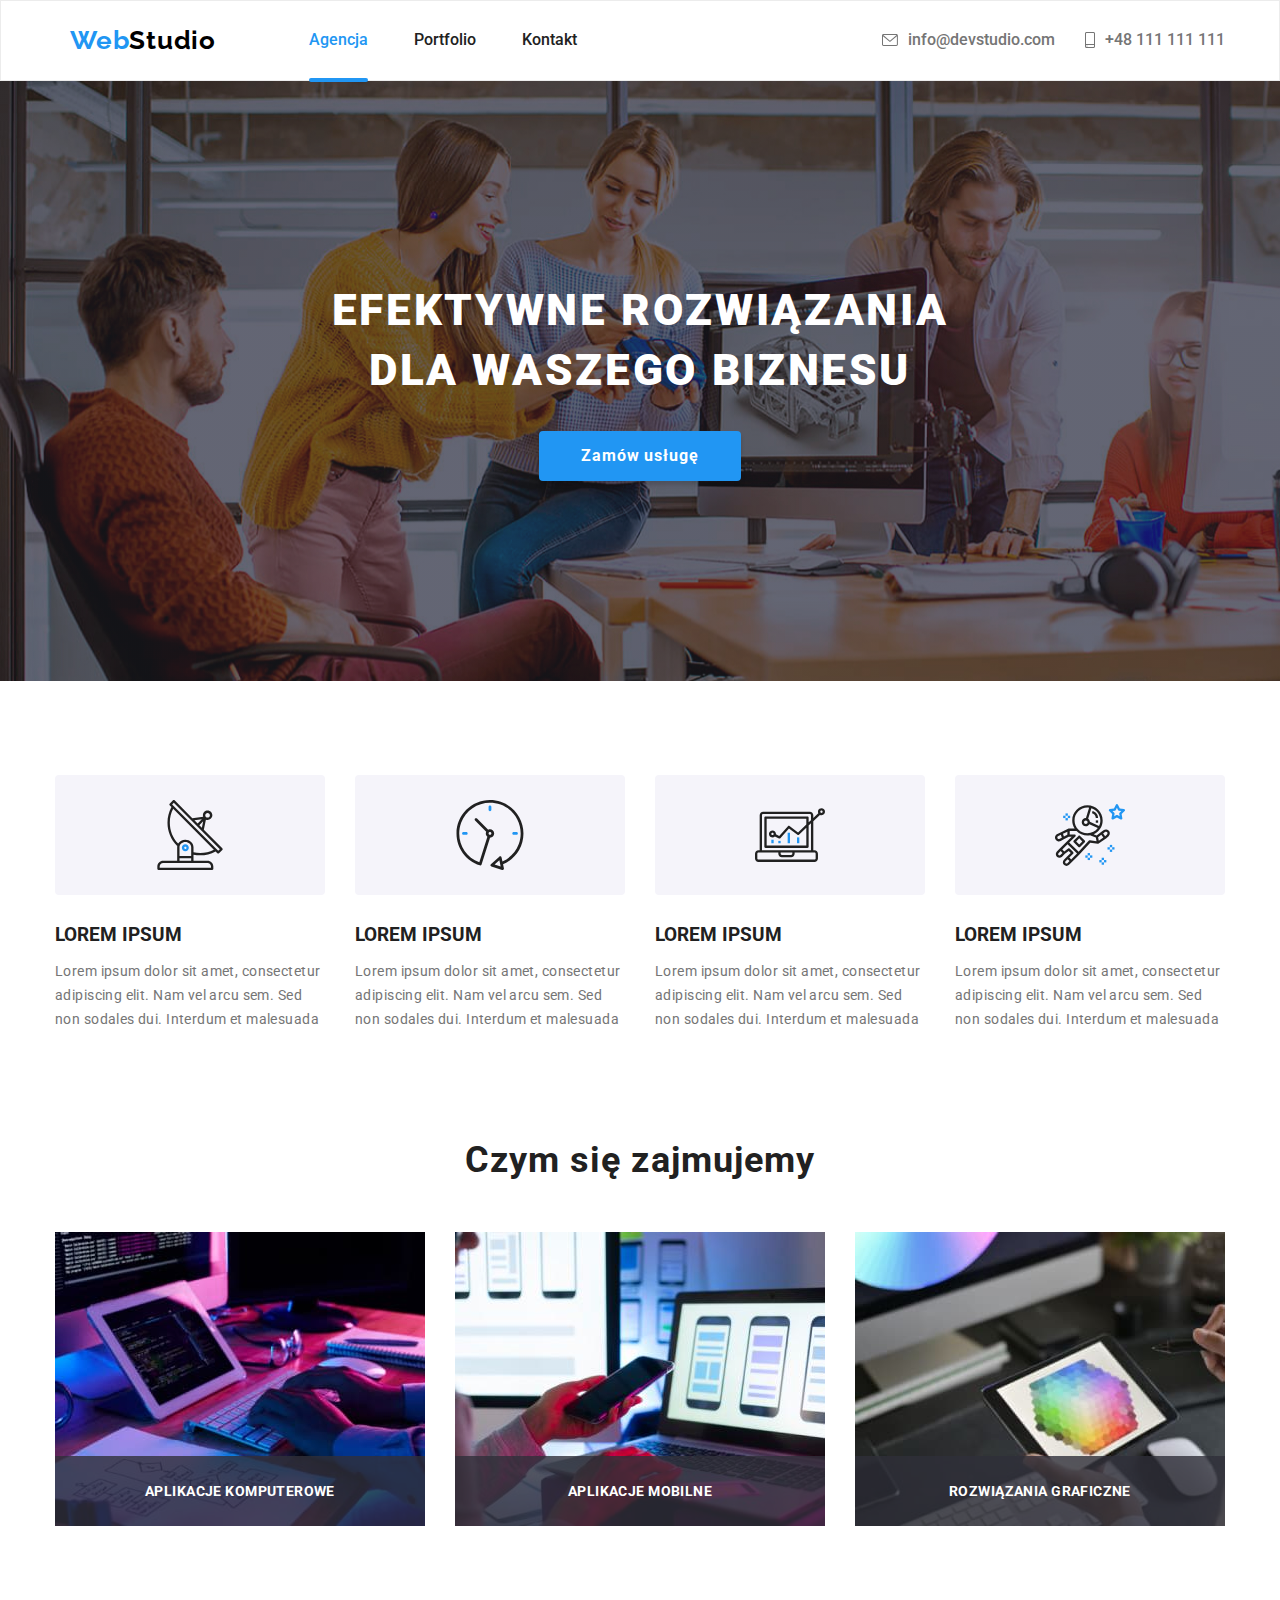
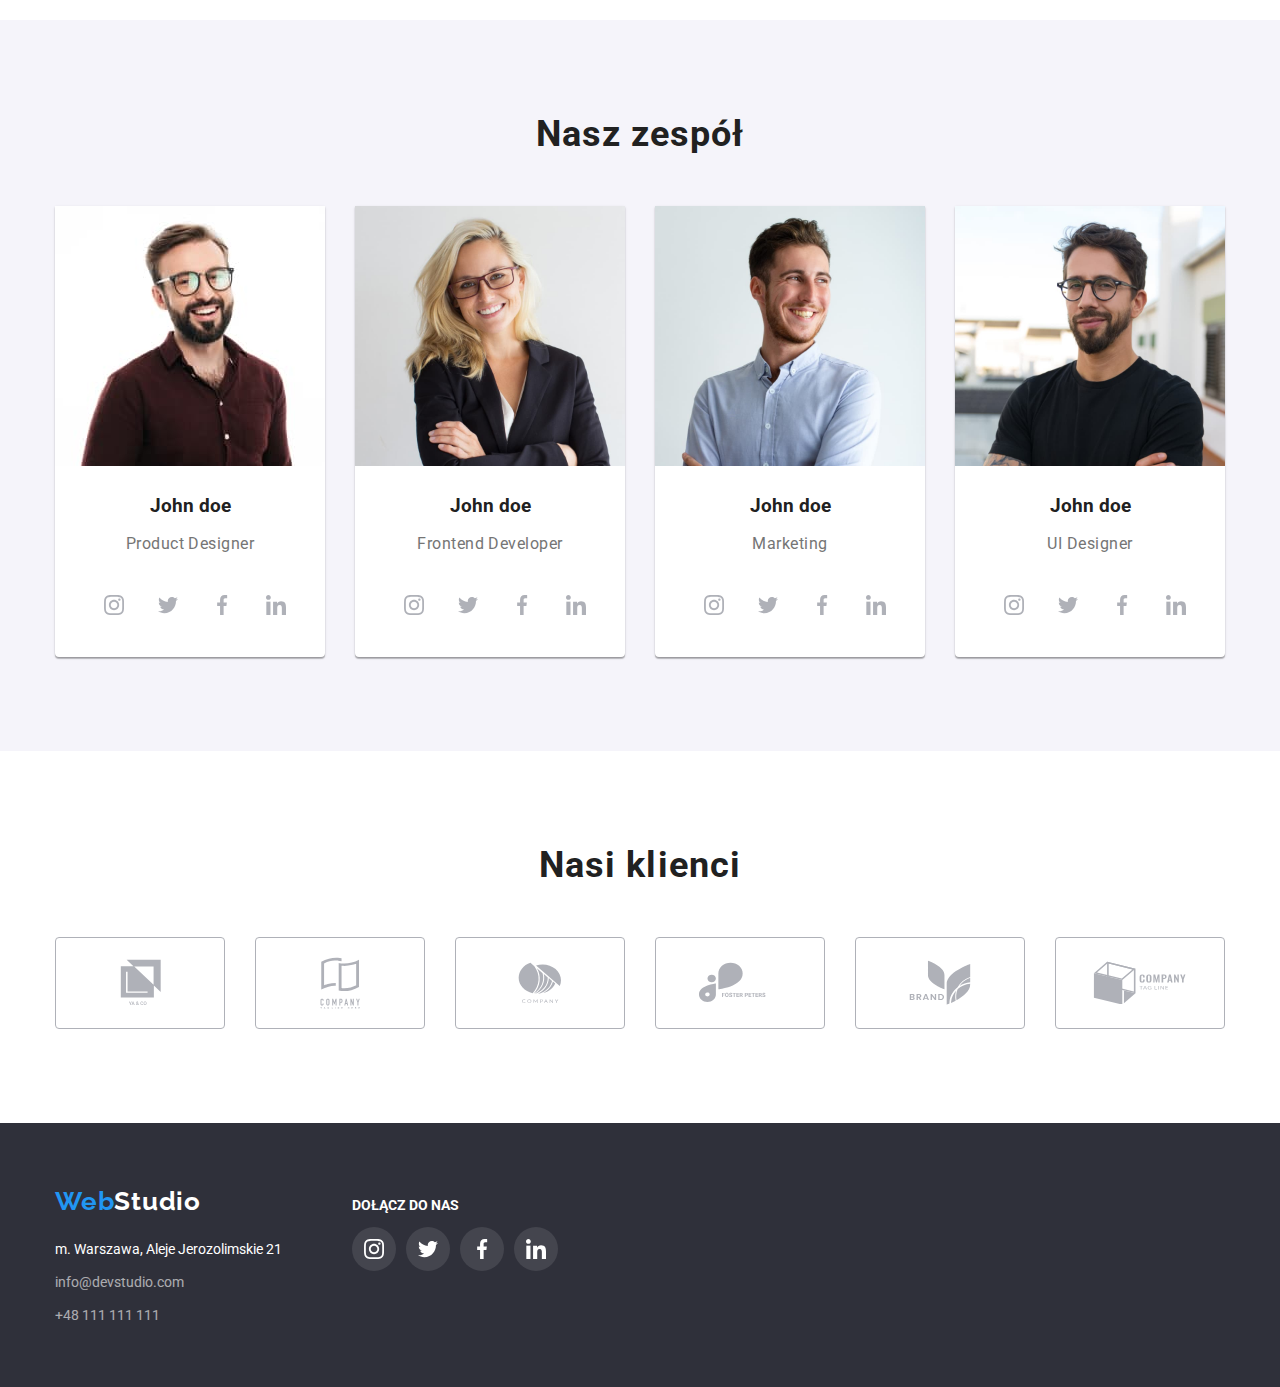
<file: index.html>
<!DOCTYPE html>
<html lang="pl-PL">
  <head>
    <meta charset="UTF-8" />
    <meta http-equiv="X-UA-Compatible" content="IE=edge" />
    <meta name="viewport" content="width=device-width, initial-scale=1.0" />
    <link
      rel="stylesheet"
      href="https://cdnjs.cloudflare.com/ajax/libs/modern-normalize/1.0.0/modern-normalize.min.css"
    />
    <link rel="stylesheet" href="./css/styles.css" />
    <link rel="preconnect" href="https://fonts.gstatic.com" />
    <link
      href="https://fonts.googleapis.com/css2?family=Raleway:wght@700&family=Roboto:wght@400;500;700;900&display=swap"
      rel="stylesheet"
    />
    <title>WebStudio</title>
  </head>

  <body>
    <header class="header">
      <div class="container">
        <a class="logo-header logo" href="./index.html">
          <span class="logo-first-part">Web</span><span>Studio</span>
        </a>

        <nav>
          <ul class="navigation-links list">
            <li class="navigation-list-item">
              <a id="active" class="header-links link" href="./index.html"
                >Agencja</a
              >
            </li>
            <li class="navigation-list-item">
              <a class="header-links link" href="./portfolio.html">Portfolio</a>
            </li>
            <li class="navigation-list-item">
              <a class="header-links link" href="#">Kontakt</a>
            </li>
          </ul>
        </nav>
        <div class="adress">
          <ul class="contact-envelope">
            <li>
              <a class="header-contacts link" href="mailto:info@devstudio.com">
                <svg class="contact-icon" width="16" height="12">
                  <use href="./images/svg/icons.svg#icon-envelope"></use>
                </svg>
                info@devstudio.com
              </a>
            </li>
          </ul>
          <ul class="contact-phone">
            <li>
              <a class="header-contacts link" href="tel:+48111111111">
                <svg class="contact-icon" width="10" height="16">
                  <use href="./images/svg/icons.svg#icon-smartphone"></use>
                </svg>
                +48 111 111 111
              </a>
            </li>
          </ul>
        </div>
      </div>
    </header>

    <main>
      <section class="main-first-section">
        <div class="container">
          <h1 class="primary-heading">
            EFEKTYWNE ROZWIĄZANIA<br>DLA WASZEGO BIZNESU
          </h1>

          <!-- <div class="service-btn"> -->
            <button class="main-first-section-btn" type="button" data-modal-open>
              Zamów usługę
            </button>
          <!-- </div> -->
        </div>
      </section>

      <section class="description-content">
        <div class="container">
          <ul class="description-list list">
            <li class="description-list-item">
              <div class="description-icon">
                <svg class="icon" width="70" height="70">
                  <use href="./images/svg/icons.svg#icon-antenna"></use>
                </svg>
              </div>
              <h3 class="third-headin">LOREM IPSUM</h3>
              <p class="description-content-text">
                Lorem ipsum dolor sit amet, consectetur adipiscing elit. Nam vel
                arcu sem. Sed non sodales dui. Interdum et malesuada
              </p>
            </li>
            <li class="description-list-item">
              <div class="description-icon">
                <svg class="icon" width="70" height="70">
                  <use href="./images/svg/icons.svg#icon-clock"></use>
                </svg>
              </div>
              <h3 class="third-headin">LOREM IPSUM</h3>
              <p class="description-content-text">
                Lorem ipsum dolor sit amet, consectetur adipiscing elit. Nam vel
                arcu sem. Sed non sodales dui. Interdum et malesuada
              </p>
            </li>
            <li class="description-list-item">
              <div class="description-icon">
                <svg class="icon" width="70" height="70">
                  <use href="./images/svg/icons.svg#icon-diagram"></use>
                </svg>
              </div>
              <h3 class="third-headin">LOREM IPSUM</h3>
              <p class="description-content-text">
                Lorem ipsum dolor sit amet, consectetur adipiscing elit. Nam vel
                arcu sem. Sed non sodales dui. Interdum et malesuada
              </p>
            </li>
            <li class="description-list-item">
              <div class="description-icon">
                <svg class="icon" width="70" height="70">
                  <use href="./images/svg/icons.svg#icon-astronaut"></use>
                </svg>
              </div>
              <h3 class="third-headin">LOREM IPSUM</h3>
              <p class="description-content-text">
                Lorem ipsum dolor sit amet, consectetur adipiscing elit. Nam vel
                arcu sem. Sed non sodales dui. Interdum et malesuada
              </p>
            </li>
          </ul>
        </div>
      </section>

      <section class="main-third-section">
        <div class="container">
          <h2 class="secondary-heading-wwd">Czym się zajmujemy</h2>

          <ul class="what-we-do list">
            <li class="what-we-do-item">
              <img
                src="./images/what_we_do/box_1.jpg"
                alt="pisanie kodu na klawiaturze"
                width="370"
                height="294"
              />
              <div class="what-we-do-title">
                <h3 class="what-we-do-text">Aplikacje komputerowe</h3>
              </div>
            </li>
            <li class="what-we-do-item">
              <img
                src="./images/what_we_do/box_2.jpg"
                alt="responsywność strony"
                width="370"
                height="294"
              />
              <div class="what-we-do-title">
                <h3 class="what-we-do-text">Aplikacje mobilne</h3>
              </div>
            </li>
            <li class="what-we-do-item">
              <img
                src="./images/what_we_do/box_3.jpg"
                alt="wybór kolorów do projektu"
                width="370"
                height="294"
              />
              <div class="what-we-do-title">
                <h3 class="what-we-do-text">Rozwiązania graficzne</h3>
              </div>
            </li>
          </ul>
        </div>
      </section>

      <section class="our-team">
        <div class="container">
          <h2 class="secondary-heading-ot">Nasz zespół</h2>

          <ul class="our-team-list list">
            <li class="our-team-list-box">
              <img
                class="team-img"
                src="./images/our_team/card_1.jpg"
                alt="John Doe"
                width="270"
                height="260"
              />
              <h3 class="our-team-third-heading">John doe</h3>
              <p class="our-team-description">Product Designer</p>
              <ul class="sm-icons">
                <li class="sm-icon">
                  <a class="sm-link link" href="#">
                    <svg class="sm-icon-picture">
                      <use href="./images/svg/icons.svg#icon-instagram"></use>
                    </svg>
                  </a>
                </li>
                <li class="sm-icon">
                  <a class="sm-link link" href="#">
                    <svg class="sm-icon-picture">
                      <use href="./images/svg/icons.svg#icon-twitter"></use>
                    </svg>
                  </a>
                </li>
                <li class="sm-icon">
                  <a class="sm-link link" href="#">
                    <svg class="sm-icon-picture">
                      <use href="./images/svg/icons.svg#icon-facebook"></use>
                    </svg>
                  </a>
                </li>
                <li class="sm-icon">
                  <a class="sm-link link" href="#">
                    <svg class="sm-icon-picture">
                      <use href="./images/svg/icons.svg#icon-linkedin"></use>
                    </svg>
                  </a>
                </li>
              </ul>
            </li>

            <li class="our-team-list-box">
              <img
                class="team-img"
                src="./images/our_team/card_2.jpg"
                alt="John Doe"
                width="270"
                height="260"
              />
              <h3 class="our-team-third-heading">John doe</h3>
              <p class="our-team-description">Frontend Developer</p>
              <ul class="sm-icons">
                <li class="sm-icon">
                  <a class="sm-link" href="#">
                    <svg class="sm-icon-picture" width="20" height="20">
                      <use href="./images/svg/icons.svg#icon-instagram"></use>
                    </svg>
                  </a>
                </li>
                <li class="sm-icon">
                  <a class="sm-link link" href="#">
                    <svg class="sm-icon-picture">
                      <use href="./images/svg/icons.svg#icon-twitter"></use>
                    </svg>
                  </a>
                </li>
                <li class="sm-icon">
                  <a class="sm-link link" href="#">
                    <svg class="sm-icon-picture">
                      <use href="./images/svg/icons.svg#icon-facebook"></use>
                    </svg>
                  </a>
                </li>
                <li class="sm-icon">
                  <a class="sm-link link" href="#">
                    <svg class="sm-icon-picture">
                      <use href="./images/svg/icons.svg#icon-linkedin"></use>
                    </svg>
                  </a>
                </li>
              </ul>
            </li>
            <li class="our-team-list-box">
              <img
                class="team-img"
                src="./images/our_team/card_3.jpg"
                alt="John Doe"
                width="270"
                height="260"
              />
              <h3 class="our-team-third-heading">John doe</h3>
              <p class="our-team-description">Marketing</p>
              <ul class="sm-icons">
                <li class="sm-icon">
                  <a class="sm-link link" href="#">
                    <svg class="sm-icon-picture">
                      <use href="./images/svg/icons.svg#icon-instagram"></use>
                    </svg>
                  </a>
                </li>
                <li class="sm-icon">
                  <a class="sm-link link" href="#">
                    <svg class="sm-icon-picture">
                      <use href="./images/svg/icons.svg#icon-twitter"></use>
                    </svg>
                  </a>
                </li>
                <li class="sm-icon">
                  <a class="sm-link link" href="#">
                    <svg class="sm-icon-picture">
                      <use href="./images/svg/icons.svg#icon-facebook"></use>
                    </svg>
                  </a>
                </li>
                <li class="sm-icon">
                  <a class="sm-link link" href="#">
                    <svg class="sm-icon-picture">
                      <use href="./images/svg/icons.svg#icon-linkedin"></use>
                    </svg>
                  </a>
                </li>
              </ul>
            </li>
            <li class="our-team-list-box">
              <img
                class="team-img"
                src="./images/our_team/card_4.jpg"
                alt="John Doe"
                width="270"
                height="260"
              />
              <h3 class="our-team-third-heading">John doe</h3>
              <p class="our-team-description">UI Designer</p>
              <ul class="sm-icons">
                <li class="sm-icon">
                  <a class="sm-link link" href="#">
                    <svg class="sm-icon-picture">
                      <use href="./images/svg/icons.svg#icon-instagram"></use>
                    </svg>
                  </a>
                </li>
                <li class="sm-icon">
                  <a class="sm-link link" href="#">
                    <svg class="sm-icon-picture">
                      <use href="./images/svg/icons.svg#icon-twitter"></use>
                    </svg>
                  </a>
                </li>
                <li class="sm-icon">
                  <a class="sm-link link" href="#">
                    <svg class="sm-icon-picture">
                      <use href="./images/svg/icons.svg#icon-facebook"></use>
                    </svg>
                  </a>
                </li>
                <li class="sm-icon">
                  <a class="sm-link link" href="#">
                    <svg class="sm-icon-picture">
                      <use href="./images/svg/icons.svg#icon-linkedin"></use>
                    </svg>
                  </a>
                </li>
              </ul>
            </li>
          </ul>
        </div>
      </section>

      <section class="our-customers">
        <div class="container">
          <h2 class="secondary-heading-wwd">Nasi klienci</h2>

          <ul class="our-customers-list list">
            <li class="customer-link-list">
              <a class="customer-link link" href="#">
                <svg class="customer-icon" width="41" height="46.7">
                  <use href="./images/svg/icons.svg#icon-group_1"></use>
                </svg>
              </a>
            </li>
            <li class="customer-link-list">
              <a class="customer-link link" href="#">
                <svg class="customer-icon" width="40" height="52">
                  <use href="./images/svg/icons.svg#icon-group_2"></use>
                </svg>
              </a>
            </li>
            <li class="customer-link-list">
              <a class="customer-link link" href="#">
                <svg class="customer-icon" width="43.46" height="41.18">
                  <use href="./images/svg/icons.svg#icon-group_3"></use>
                </svg>
              </a>
            </li>
            <li class="customer-link-list">
              <a class="customer-link link" href="#">
                <svg class="customer-icon" width="84.44" height="40.62">
                  <use href="./images/svg/icons.svg#icon-group_4"></use>
                </svg>
              </a>
            </li>
            <li class="customer-link-list">
              <a class="customer-link link" href="#">
                <svg class="customer-icon" width="62.54" height="45.43">
                  <use href="./images/svg/icons.svg#icon-group_5"></use>
                </svg>
              </a>
            </li>
            <li class="customer-link-list">
              <a class="customer-link link" href="#">
                <svg class="customer-icon" width="93.79" height="43.93">
                  <use href="./images/svg/icons.svg#icon-group_6"></use>
                </svg>
              </a>
            </li>
          </ul>
        </div>
      </section>
    </main>

    <footer class="footer">
      <div class="container">
        <div class="two-sides">
          <div class="left-side">
            <a class="logo-footer logo" href="./index.html">
              <span class="logo-first-part">Web</span><span class="logo-white">Studio</span>
            </a>

            <address>
              <ul class="contact-list">
                <li class="footer-adress">
                  <a
                    class="footer-adress-link link"
                    href="https://goo.gl/maps/Lxkzra3BhB6dTE5c8"
                    target="_blank"
                    >m. Warszawa, Aleje Jerozolimskie 21</a
                  >
                </li>
                <li class="footer-mail">
                  <a
                    class="footer-mail-link link"
                    href="mailto:info@devstudio.com"
                    >info@devstudio.com
                  </a>
                </li>
                <li class="footer-phone">
                  <a class="footer-phone-link link" href="tel:+48111111111"
                    >+48 111 111 111</a
                  >
                </li>
              </ul>
            </address>
          </div>

          <div class="right-side">
            <div class="follow-us">
              <p class="follow-us-h">DOŁĄCZ DO NAS</p>
              <ul class="follow-us-icons">
                <li class="follow-us-icon">
                  <a class="follow-us-icon-link link" href="#">
                    <svg class="icon-dark">
                      <use href="./images/svg/icons.svg#icon-instagram"></use>
                    </svg>
                  </a>
                </li>
                <li class="follow-us-icon">
                  <a class="follow-us-icon-link link" href="#">
                    <svg class="icon-dark">
                      <use href="./images/svg/icons.svg#icon-twitter"></use>
                    </svg>
                  </a>
                </li>
                <li class="follow-us-icon">
                  <a class="follow-us-icon-link link" href="#">
                    <svg class="icon-dark">
                      <use href="./images/svg/icons.svg#icon-facebook"></use>
                    </svg>
                  </a>
                </li>
                <li class="follow-us-icon">
                  <a class="follow-us-icon-link link" href="#">
                    <svg class="icon-dark">
                      <use href="./images/svg/icons.svg#icon-linkedin"></use>
                    </svg>
                  </a>
                </li>
              </ul>
            </div>
          </div>
        </div>
      </div>
    </footer>
    <div class="backdrop is-hidden" data-modal>
      <div class="modal">
        <button type="button" class="close-btn" data-modal-close>
          <svg class="close-btn-svg" width="18" height="18">
            <use href="./images/svg/icons.svg#icon-close-black"></use>
          </svg>
        </button>
      </div>
    </div>
    <script src="./js/modal.js"></script>
  </body>
</html>
</file>
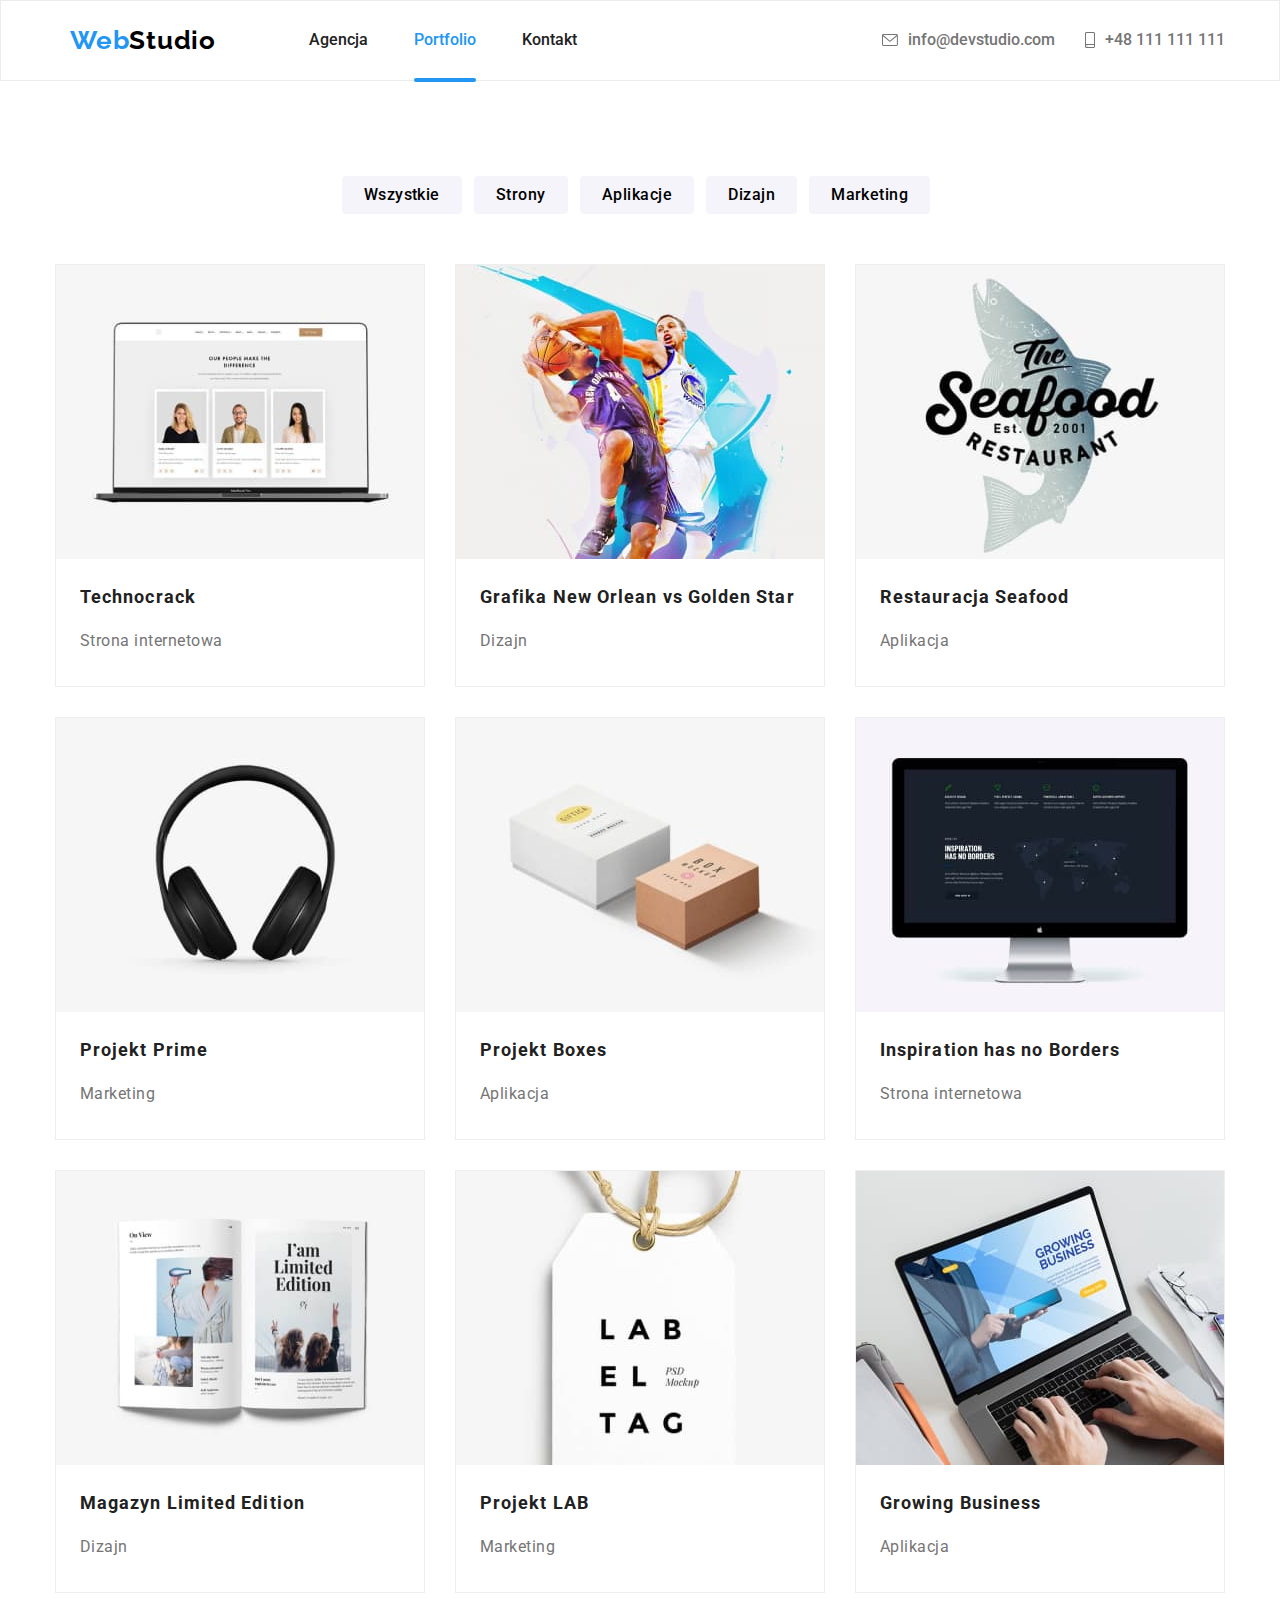
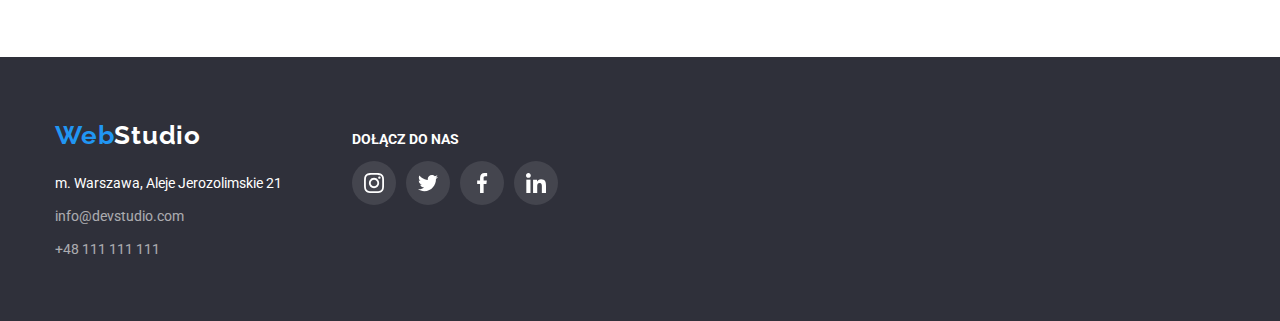
<file: portfolio.html>
<!DOCTYPE html>
<html lang="pl-PL">
  <head>
    <meta charset="UTF-8" />
    <meta http-equiv="X-UA-Compatible" content="IE=edge" />
    <meta name="viewport" content="width=device-width, initial-scale=1.0" />
    <link
      rel="stylesheet"
      href="https://cdnjs.cloudflare.com/ajax/libs/modern-normalize/1.0.0/modern-normalize.min.css"
    />
    <link rel="stylesheet" href="./css/styles.css" />
    <link rel="preconnect" href="https://fonts.gstatic.com" />
    <link
      href="https://fonts.googleapis.com/css2?family=Raleway:wght@700&family=Roboto:wght@400;500;700;900&display=swap"
      rel="stylesheet"
    />
    <title>Portfolio</title>
  </head>
  <body>
    <header class="header">
      <div class="container">
        <a class="logo-header logo" href="./index.html">
          <span class="logo-first-part">Web</span><span>Studio</span>
        </a>

        <nav>
          <ul class="navigation-links list">
            <li class="navigation-list-item">
              <a class="header-links link" href="./index.html">Agencja</a>
            </li>
            <li class="navigation-list-item">
              <a class="header-links link" id="active" href="./portfolio.html"
                >Portfolio</a
              >
            </li>
            <li class="navigation-list-item">
              <a class="header-links link" href="#">Kontakt</a>
            </li>
          </ul>
        </nav>
        <div class="adress">
          <ul class="contact-envelope">
            <li>
              <a class="header-contacts link" href="mailto:info@devstudio.com">
                <svg class="contact-icon" width="16" height="12">
                  <use href="./images/svg/icons.svg#icon-envelope"></use>
                </svg>
                info@devstudio.com
              </a>
            </li>
          </ul>
          <ul class="contact-phone">
            <li>
              <a class="header-contacts link" href="tel:+48111111111">
                <svg class="contact-icon" width="10" height="16">
                  <use href="./images/svg/icons.svg#icon-smartphone"></use>
                </svg>
                +48 111 111 111
              </a>
            </li>
          </ul>
        </div>
      </div>
    </header>

    <main>
      <section class="choosing-list">
        <div class="container">
          <ul class="choosing-list-list list">
            <li class="choosing-list-item">
              <button class="choosing-list-btn" type="button">Wszystkie</button>
            </li>
            <li class="choosing-list-item">
              <button class="choosing-list-btn" type="button">Strony</button>
            </li>
            <li class="choosing-list-item">
              <button class="choosing-list-btn" type="button">Aplikacje</button>
            </li>
            <li class="choosing-list-item">
              <button class="choosing-list-btn" type="button">Dizajn</button>
            </li>
            <li class="choosing-list-item">
              <button class="choosing-list-btn" type="button">Marketing</button>
            </li>
          </ul>
        </div>
      </section>

      <section class="choosing-images">
        <div class="container">
          <ul class="choosing-images-list list">
            <li class="choosing-images-list-item">
              <div class="overlay-container">
                <img
                  class="choosing-images-list-img"
                  src="./images/portfolio/1_technocrack.jpg"
                  alt="Ekran laptopa ze zdjęciami zespołu"
                />
                <div class="overlay">
                  <p class="overlay-text">
                    Technocrack jest popularną platformą wykorzystywaną do
                    rozpowszechniania koronawirusa. Firmy wykorzystują tę
                    platformę do celów szpiegowskich i ataków na
                    niezabezpieczone serwery konkurencji
                  </p>
                </div>
              </div>
              <div class="portfolio-down-section">
                <h3 class="portfolio-third-heading">Technocrack</h3>
                <p class="choosing-images-category">Strona internetowa</p>
              </div>
            </li>

            <li class="choosing-images-list-item">
              <div class="overlay-container">
                <img
                  class="choosing-images-list-img"
                  src="./images/portfolio/2_new_orlean_vs_golden_star.jpg"
                  alt="Gracze koszykówki z grafiką w tle"
                />
                <div class="overlay">
                  <p class="overlay-text">
                    Technocrack jest popularną platformą wykorzystywaną do
                    rozpowszechniania koronawirusa. Firmy wykorzystują tę
                    platformę do celów szpiegowskich i ataków na
                    niezabezpieczone serwery konkurencji
                  </p>
                </div>
              </div>
              <div class="portfolio-down-section">
                <h3 class="portfolio-third-heading">
                  Grafika New Orlean vs Golden Star
                </h3>
                <p class="choosing-images-category">Dizajn</p>
              </div>
            </li>

            <li class="choosing-images-list-item">
              <div class="overlay-container">
                <img
                  class="choosing-images-list-img"
                  src="./images/portfolio/3_restauracja_seafood.jpg"
                  alt="Logo restauracji The Seafood"
                />
                <div class="overlay">
                  <p class="overlay-text">
                    Technocrack jest popularną platformą wykorzystywaną do
                    rozpowszechniania koronawirusa. Firmy wykorzystują tę
                    platformę do celów szpiegowskich i ataków na
                    niezabezpieczone serwery konkurencji
                  </p>
                </div>
              </div>
              <div class="portfolio-down-section">
                <h3 class="portfolio-third-heading">Restauracja Seafood</h3>
                <p class="choosing-images-category">Aplikacja</p>
              </div>
            </li>

            <li class="choosing-images-list-item">
              <div class="overlay-container">
                <img
                  class="choosing-images-list-img"
                  src="./images/portfolio/4_projekt_prime.jpg"
                  alt="Duże słuchawki nauszne na białym tle"
                />
                <div class="overlay">
                  <p class="overlay-text">
                    Technocrack jest popularną platformą wykorzystywaną do
                    rozpowszechniania koronawirusa. Firmy wykorzystują tę
                    platformę do celów szpiegowskich i ataków na
                    niezabezpieczone serwery konkurencji
                  </p>
                </div>
              </div>
              <div class="portfolio-down-section">
                <h3 class="portfolio-third-heading">Projekt Prime</h3>
                <p class="choosing-images-category">Marketing</p>
              </div>
            </li>

            <li class="choosing-images-list-item">
              <div class="overlay-container">
                <img
                  class="choosing-images-list-img"
                  src="./images/portfolio/5_projekt_boxes.jpg"
                  alt="Grafika zaprojektowanych pudełek"
                />
                <div class="overlay">
                  <p class="overlay-text">
                    Technocrack jest popularną platformą wykorzystywaną do
                    rozpowszechniania koronawirusa. Firmy wykorzystują tę
                    platformę do celów szpiegowskich i ataków na
                    niezabezpieczone serwery konkurencji
                  </p>
                </div>
              </div>
              <div class="portfolio-down-section">
                <h3 class="portfolio-third-heading">Projekt Boxes</h3>
                <p class="choosing-images-category">Aplikacja</p>
              </div>
            </li>

            <li class="choosing-images-list-item">
              <div class="overlay-container">
              <img
                class="choosing-images-list-img"
                src="./images/portfolio/6_inspiration_has_no_borders.jpg"
                alt="Projekt strony internetowej na ekranie monitora"
              />
                <div class="overlay">
              <p class="overlay-text">
                Technocrack jest popularną platformą wykorzystywaną do
                rozpowszechniania koronawirusa. Firmy wykorzystują tę platformę
                do celów szpiegowskich i ataków na niezabezpieczone serwery
                konkurencji
              </p>
              </div>
              </div>
              <div class="portfolio-down-section">
              <h3 class="portfolio-third-heading">
                Inspiration has no Borders
              </h3>
              <p class="choosing-images-category">Strona internetowa</p>
              </div>
            </li>

            <li class="choosing-images-list-item">
              <div class="overlay-container">
              <img
                class="choosing-images-list-img"
                src="./images/portfolio/7_magazyn_limited_edition.jpg"
                alt="Strony magazynu Limited Edition"
              />
                <div class="overlay">
              <p class="overlay-text">
                Technocrack jest popularną platformą wykorzystywaną do
                rozpowszechniania koronawirusa. Firmy wykorzystują tę platformę
                do celów szpiegowskich i ataków na niezabezpieczone serwery
                konkurencji
              </p>
              </div>
              </div>
              <div class="portfolio-down-section">
              <h3 class="portfolio-third-heading">Magazyn Limited Edition</h3>
              <p class="choosing-images-category">Dizajn</p>
              </div>
            </li>

            <li class="choosing-images-list-item">
              <div class="overlay-container">
              <img
                class="choosing-images-list-img"
                src="./images/portfolio/8_projekt_LAB.jpg"
                alt="Projekt etykiety"
              />
                <div class="overlay">
              <p class="overlay-text">
                Technocrack jest popularną platformą wykorzystywaną do
                rozpowszechniania koronawirusa. Firmy wykorzystują tę platformę
                do celów szpiegowskich i ataków na niezabezpieczone serwery
                konkurencji
              </p>
              </div>
              </div>
              <div class="portfolio-down-section">
              <h3 class="portfolio-third-heading">Projekt LAB</h3>
              <p class="choosing-images-category">Marketing</p>
              </div>
            </li>

            <li class="choosing-images-list-item">
              <div class="overlay-container">
              <img
                class="choosing-images-list-img"
                src="./images/portfolio/9_growing_business.jpg"
                alt="Laptop z widniejącą stroną internetową, na którego klawiaturze widać czyjeś dłonie"
              />
                <div class="overlay">
              <p class="overlay-text">
                Technocrack jest popularną platformą wykorzystywaną do
                rozpowszechniania koronawirusa. Firmy wykorzystują tę platformę
                do celów szpiegowskich i ataków na niezabezpieczone serwery
                konkurencji
              </p>
              </div>
              </div>
              <div class="portfolio-down-section">
              <h3 class="portfolio-third-heading">Growing Business</h3>
              <p class="choosing-images-category">Aplikacja</p>
              </div>
            </li>
          </ul>
        </div>
      </section>
    </main>

    <footer class="footer">
      <div class="container">
        <div class="two-sides">
          <div class="left-side">
            <a class="logo-footer logo" href="./index.html">
              <span class="logo-first-part">Web</span><span class="logo-white">Studio</span>
            </a>

            <address>
              <ul class="contact-list">
                <li class="footer-adress">
                  <a
                    class="footer-adress-link link"
                    href="https://goo.gl/maps/Lxkzra3BhB6dTE5c8"
                    target="_blank"
                    >m. Warszawa, Aleje Jerozolimskie 21</a
                  >
                </li>
                <li class="footer-mail">
                  <a
                    class="footer-mail-link link"
                    href="mailto:info@devstudio.com"
                    >info@devstudio.com
                  </a>
                </li>
                <li class="footer-phone">
                  <a class="footer-phone-link link" href="tel:+48111111111"
                    >+48 111 111 111</a
                  >
                </li>
              </ul>
            </address>
          </div>

          <div class="right-side">
            <div class="follow-us">
              <p class="follow-us-h">DOŁĄCZ DO NAS</p>
              <ul class="follow-us-icons">
                <li class="follow-us-icon">
                  <a class="follow-us-icon-link link" href="#">
                    <svg class="icon-dark">
                      <use href="./images/svg/icons.svg#icon-instagram"></use>
                    </svg>
                  </a>
                </li>
                <li class="follow-us-icon">
                  <a class="follow-us-icon-link link" href="#">
                    <svg class="icon-dark">
                      <use href="./images/svg/icons.svg#icon-twitter"></use>
                    </svg>
                  </a>
                </li>
                <li class="follow-us-icon">
                  <a class="follow-us-icon-link link" href="#">
                    <svg class="icon-dark">
                      <use href="./images/svg/icons.svg#icon-facebook"></use>
                    </svg>
                  </a>
                </li>
                <li class="follow-us-icon">
                  <a class="follow-us-icon-link link" href="#">
                    <svg class="icon-dark">
                      <use href="./images/svg/icons.svg#icon-linkedin"></use>
                    </svg>
                  </a>
                </li>
              </ul>
            </div>
          </div>
        </div>
      </div>
    </footer>
  </body>
</html>
</file>
<file: css/styles.css>
:root {
  --main-font: 'Roboto', sans-serif;
  --main-color: #212121;
  --second-color: #2196f3;
  --third-color: #fff;
}

body {
  font-family: var(--main-font);
  color: var(--main-color);
}

h1,
h2,
h3,
h4,
h5,
h6 {
  margin: 0;
}

ul,
ol {
  margin: 0;
  padding: 0;
}
li {
  list-style: none;
}

p {
  padding: 0;
}

img {
  display: block;
}

header {
  border: 1px solid #ececec;
}

.list {
  list-style: none;
}

.link {
  text-decoration: none;
}

.container {
  max-width: 1200px;
  padding: 0 15px;
  align-items: center;
  margin: 0 auto;
}

/* ============HEADER============ */

.header .container {
  display: flex;
  align-items: center;
}

.navigation-links {
  flex-direction: row;
  display: flex;
  justify-content: space-evenly;
}

.logo {
  font-family: 'Raleway', sans-serif;
  font-weight: 700;
  font-size: 26px;
  letter-spacing: 0.03em;
  line-height: 1.192;
  text-decoration: none;
  cursor: pointer;
  color: #000;
}

.logo-header {
  margin: 24px 93px 24px 15px;
}

.logo-first-part {
  color: var(--second-color);
}

.header-links {
  text-transform: capitalize;
  color: #212121;
  font-weight: 500;
}

.navigation-list-item:not(:last-child) {
  margin-right: 46px;
}

.header .adress {
  margin-left: auto;
}

.adress {
  display: flex;
  flex-direction: row;
}

.contact-phone,
.contact-envelope {
  display: flex;
  align-items: center;
  fill: #757575;
  margin-left: 30px;
}

.contact-icon {
  margin-right: 10px;
}

.header-contacts:hover,
.header-contacts:focus {
  color: var(--second-color);
  fill: var(--second-color);
  transition: color fill;
  transition-duration: 250ms;
  transition-timing-function: cubic-bezier(0.4, 0, 0.2, 1);
}

.header-contacts:not(:first-child) {
  margin-right: 50px;
}

.header-contacts {
  display: flex;
  align-items: center;
  font-weight: 500;
  color: #757575;
  font-style: normal;
}

/* ============MAIN============ */

/* MAIN FIRST SECTION */

.main-first-section .container {
  padding-top: 200px;
  padding-bottom: 200px;
}

.main-first-section {
  background-image: linear-gradient(
      rgba(47, 48, 58, 0.4),
      rgba(47, 48, 58, 0.4)
    ),
    url('../images/bg-top.jpg');
  background-repeat: no-repeat;
  background-size: cover;
  display: flex;
}

.primary-heading {
  color: var(--third-color);
  text-align: center;
  font-weight: 900;
  font-size: 44px;
  line-height: 1.36;
  letter-spacing: 0.06em;
  text-transform: uppercase;
  margin-bottom: 30px;
}

.main-first-section-btn {
  display: block;
  font-weight: 700;
  font-size: 16px;
  letter-spacing: 0.06em;
  line-height: 1.875;
  background: var(--second-color);
  box-shadow: 0px 4px 4px rgba(0, 0, 0, 0.15);
  border-radius: 4px;
  cursor: pointer;
  border: 0;
  padding: 10px 42px 10px 42px;
  margin: 0 auto;
}

.main-first-section-btn:hover,
.main-first-section-btn:focus {
  color: var(--main-color);
  transition: color;
  transition-duration: 250ms;
  transition-timing-function: cubic-bezier(0.4, 0, 0.2, 1);
}

/* DESCRIPTION CONTENT */

.description-list {
  display: flex;
  flex-direction: row;
  justify-content: flex-start;
  margin: 94px auto;
}

.description-list-item {
  margin-right: 30px;
}

.description-icon {
  background: #f5f4fa;
  height: 120px;
  width: 270px;
  margin-bottom: 30px;
  border-radius: 4px;
  display: flex;
  justify-content: center;
  align-items: center;
  flex-wrap: wrap;
}

.third-heading {
  font-weight: 700;
  font-size: 14px;
  line-height: 1.14;
  letter-spacing: 0.03em;
  text-transform: capitalize;
}

.description-content-text {
  font-size: 14px;
  line-height: 1.714;
  letter-spacing: 0.03em;
}

/* WHAT WE DO */

.main-third-section .container {
  margin: 94px auto;
}

/* też dla nagłówków w "OUR TEAM" */
.secondary-heading-wwd,
.secondary-heading-ot {
  font-weight: 700;
  font-size: 36px;
  line-height: 1.166;
  text-align: center;
  letter-spacing: 0.03em;
}

.secondary-heading-wwd {
  margin-bottom: 50px;
}

.what-we-do {
  display: flex;
  flex-direction: row;
  justify-content: space-between;
}

.what-we-do-item {
  position: relative;
}

.what-we-do-title {
  position: absolute;
  bottom: 0;
  background-color: rgba(47, 48, 58, 0.8);
  width: 100%;
  padding: 27px 0px;
}

.what-we-do-text {
  text-align: center;
  text-transform: uppercase;
  color: var(--third-color);
  font-weight: 700;
  font-style: normal;
  font-size: 14px;
  line-height: 16px;
  letter-spacing: 0.03em;
}

/* OUR TEAM */

.secondary-heading-ot {
  margin-bottom: 50px;
}

.our-team {
  background-color: #f5f4fa;
}

.our-team .container {
  padding-bottom: 94px;
  padding-top: 94px;
}

.our-team-list {
  display: flex;
  justify-content: space-between;
}
.our-team-list-box {
  background-color: var(--third-color);
  display: flex;
  align-items: center;
  flex-direction: column;
  box-shadow: 0px 1px 3px rgba(0, 0, 0, 0.12), 0px 1px 1px rgba(0, 0, 0, 0.14),
    0px 2px 1px rgba(0, 0, 0, 0.2);
  border-radius: 0px 0px 4px 4px;
}

.sm-icons {
  display: flex;
  align-items: center;
  justify-content: space-between;
  margin-bottom: 30px;
}

.sm-link {
  fill: #afb1b8;
  width: 44px;
  height: 44px;
  background-color: var(--third-color);
  border-radius: 50%;
  display: flex;
  align-items: center;
  justify-content: center;
}

.sm-icon {
  align-items: center;
  width: 44px;
  height: 44px;
  margin-left: 10px;
}

.sm-icon-picture {
  width: 20px;
  height: 20px;
}

.sm-link:focus,
.sm-link:hover {
  color: var(--third-color);
  fill: var(--third-color);
  background-color: var(--second-color);
  transition: color fill background-color;
  transition-duration: 250ms;
  transition-timing-function: cubic-bezier(0.4, 0, 0.2, 1);
}

.team-img {
  margin-bottom: 30px;
}

.our-team-third-headin {
  margin-bottom: 10px;
}

.our-team-description {
  text-align: center;
  margin-bottom: 30px;
}

/* ==========OUR CUSTOMERS========== */

.our-customers {
  margin-top: 94px;
  margin-bottom: 94px;
}

.our-customers-list {
  margin: 50px auto 0px;
  display: flex;
  flex-direction: row;
  justify-content: space-between;
  flex-wrap: wrap;
  column-gap: 15px;
  row-gap: 15px;
}

.customer-link-list {
  display: inline-flex;
  justify-content: center;
  flex-wrap: wrap;
  padding: auto;
}

.customer-link {
  display: flex;
  justify-content: center;
  align-items: center;
  border: 1px solid #afb1b8;
  border-radius: 4px;
  width: 170px;
  height: 92px;
  color: #afb1b8;
  fill: #afb1b8;
}

.customer-link:hover,
.customer-link:focus {
  border-color: var(--second-color);
  fill: var(--second-color);
  transition: border-color fill;
  transition-duration: 250ms;
  transition-timing-function: cubic-bezier(0.4, 0, 0.2, 1);
}

/* =============FOOTER============= */

.logo-white {
  color: var(--third-color);
}

.two-sides {
  display: flex;
  align-items: baseline;
  padding-top: 60px;
  padding-bottom: 60px;
}

.left-side {
  margin-right: 70px;
}

.contact-list {
  margin-top: 20px;
}

.footer-adress,
.footer-mail {
  margin-bottom: 9px;
}

.footer-adress-link {
  color: var(--third-color);
}

.footer-mail-link,
.footer-phone-link {
  color: var(--third-color);
  opacity: 0.6;
}

.footer-adress-link,
.footer-mail-link,
.footer-phone-link {
  font-weight: 400;
  font-style: normal;
  font-size: 14px;
  line-height: 24px;
}

.follow-us-h {
  font-weight: 700;
  color: var(--third-color);
  font-size: 14px;
  line-height: 16.41px;
}

.follow-us-icons {
  display: flex;
  flex-direction: row;
}

.follow-us-icon {
  margin-right: 10px;
}

.follow-us-icon-link {
  fill: var(--third-color);
  width: 44px;
  height: 44px;
  background-color: rgba(255, 255, 255, 0.1);
  border-radius: 50%;
  display: flex;
  align-items: center;
  justify-content: center;
}

.follow-us-icon-link:hover,
.follow-us-icon-link:focus {
  background-color: var(--second-color);
  transition: background-color;
  transition-duration: 250ms;
  transition-timing-function: cubic-bezier(0.4, 0, 0.2, 1);
}

.icon-dark {
  width: 20px;
  height: 20px;
}

/* ============PORTFOLIO============= */
.choosing-list .container {
  display: flex;
  justify-content: center;
}

.choosing-list-list {
  margin: 95px auto 50px;
}

.choosing-list-item {
  display: inline-block;
}

.choosing-list-btn {
  font-weight: 500;
  font-size: 16px;
  line-height: 26px;
  text-align: center;
  letter-spacing: 0.03em;
  background-color: #f5f4fa;
  padding: 6px 22px;
  border-radius: 4px;
  border: none;
  margin-right: 8px;
  cursor: pointer;
}

.choosing-list-btn:hover,
.choosing-list-btn:focus {
  background-color: var(--second-color);
  color: var(--third-color);
  box-shadow: 0px 2px 2px rgba(0, 0, 0, 0.12), 0px 1px 2px rgba(0, 0, 0, 0.08),
    0px 3px 1px rgba(0, 0, 0, 0.1);
  transition: color background-color box-shadow;
  transition-duration: 250ms;
  transition-timing-function: cubic-bezier(0.4, 0, 0.2, 1);
}

.choosing-images-list {
  display: flex;
  flex-wrap: wrap;
  justify-content: flex-start;
  padding-bottom: 64px;
  row-gap: 30px;
  column-gap: 30px;
}

.choosing-images-list-item {
  width: 370px;
  border: 1px solid #EEEEEE;
}

.choosing-images-list-item:hover,
.choosing-images-list-item:focus {
  box-shadow: 0px 1px 1px rgba(0, 0, 0, 0.12), 0px 4px 4px rgba(0, 0, 0, 0.06),
    1px 4px 6px rgba(0, 0, 0, 0.16);
  cursor: pointer;
  transition: box-shadow;
  transition-duration: 250ms;
  transition-timing-function: cubic-bezier(0.4, 0, 0.2, 1);
  
}

.choosing-images-list-img {
  width: 370px;
  height: 294px;
  
}

.overlay-container {
  position: relative;
  overflow: hidden;
}

.overlay {
  position: absolute;
  top: 0;
  left: 0;
  width: 100%;
  height: 100%;
  transform:translateY(100%);
  padding: 24px;
  background-color: rgba(33, 150, 243, 0.9);
  visibility: hidden;
  transform-origin: bottom;
  
}

.choosing-images-list-item:hover .overlay {
  transform: translateY(0);
  visibility: unset;
  transition: transform visibility;
   transition-duration: 250ms;
  transition-timing-function: cubic-bezier(0.4, 0, 0.2, 1);
}

.overlay-text {
  display: flex;
  align-items: center;
  font-size: 18px;
  line-height: 1.56;
  color: var(--third-color);
  letter-spacing: 0.03em;
}

.portfolio-down-section {
  padding-top: 20px;
}

.portfolio-third-heading {
  margin: 0px 24px 4px 24px;
  font-weight: 700;
  font-size: 18px;
  line-height: 2;
  letter-spacing: 0.06em;
}

.choosing-images-list-item .choosing-images-category {
  padding: 0px 24px 20px 24px;
}

#active {
  color: var(--second-color);
  position: relative;
  margin-bottom: 32px;
}

#active:after {
  content: '';
  position: absolute;
  width: 100%;
  height: 4px;
  background: #2196f3;
  border-radius: 2px;
  bottom: -33px;
  left: 0;
}

/* ============WSPÓŁNE============ */

.header-links:hover,
.header-links:focus,
.header-contacts:hover,
.header-contacts:focus {
  color: var(--second-color);
  transition: color;
  transition-duration: 250ms;
  transition-timing-function: cubic-bezier(0.4, 0, 0.2, 1);
}

.main-first-section-btn,
.footer-contacts {
  color: var(--third-color);
}

.our-team-description,
.choosing-images-category {
  font-size: 16px;
  line-height: 1.188;
  letter-spacing: 0.03em;
}

.description-content-text,
.our-team-description,
.choosing-images-category {
  color: #757575;
}

.footer {
  background-color: #2f303a;
}

/* ========BACKDROP======= */
.backdrop {
  position:fixed;
  left: 0;
  top: 0;
  width: 100%;
  height: 100%;
  background-color: rgba(0, 0, 0, 0.2);
}

.modal {
  position: absolute;
  top: 50%;
  left: 50%;
  transform: translate(-50%, -50%);
  width: 528px;
  min-height: 581px;
  background-color: var(--third-color);
  border-radius: 4px;
}

.close-btn {
  position: absolute;
  width: 30px;
  height: 30px;
  top: 8px;
  right: 8px;
  background-color: var(--third-color);
  border: 1px solid rgba(0, 0, 0, 0.1);
  border-radius: 50%;
  cursor: pointer;
}

.close-btn-svg {
  position: absolute;
  top: 5px;
  right: 5px;
}

.is-hidden {
  opacity: 0;
  visibility: hidden;
  pointer-events: none;
}
</file>
